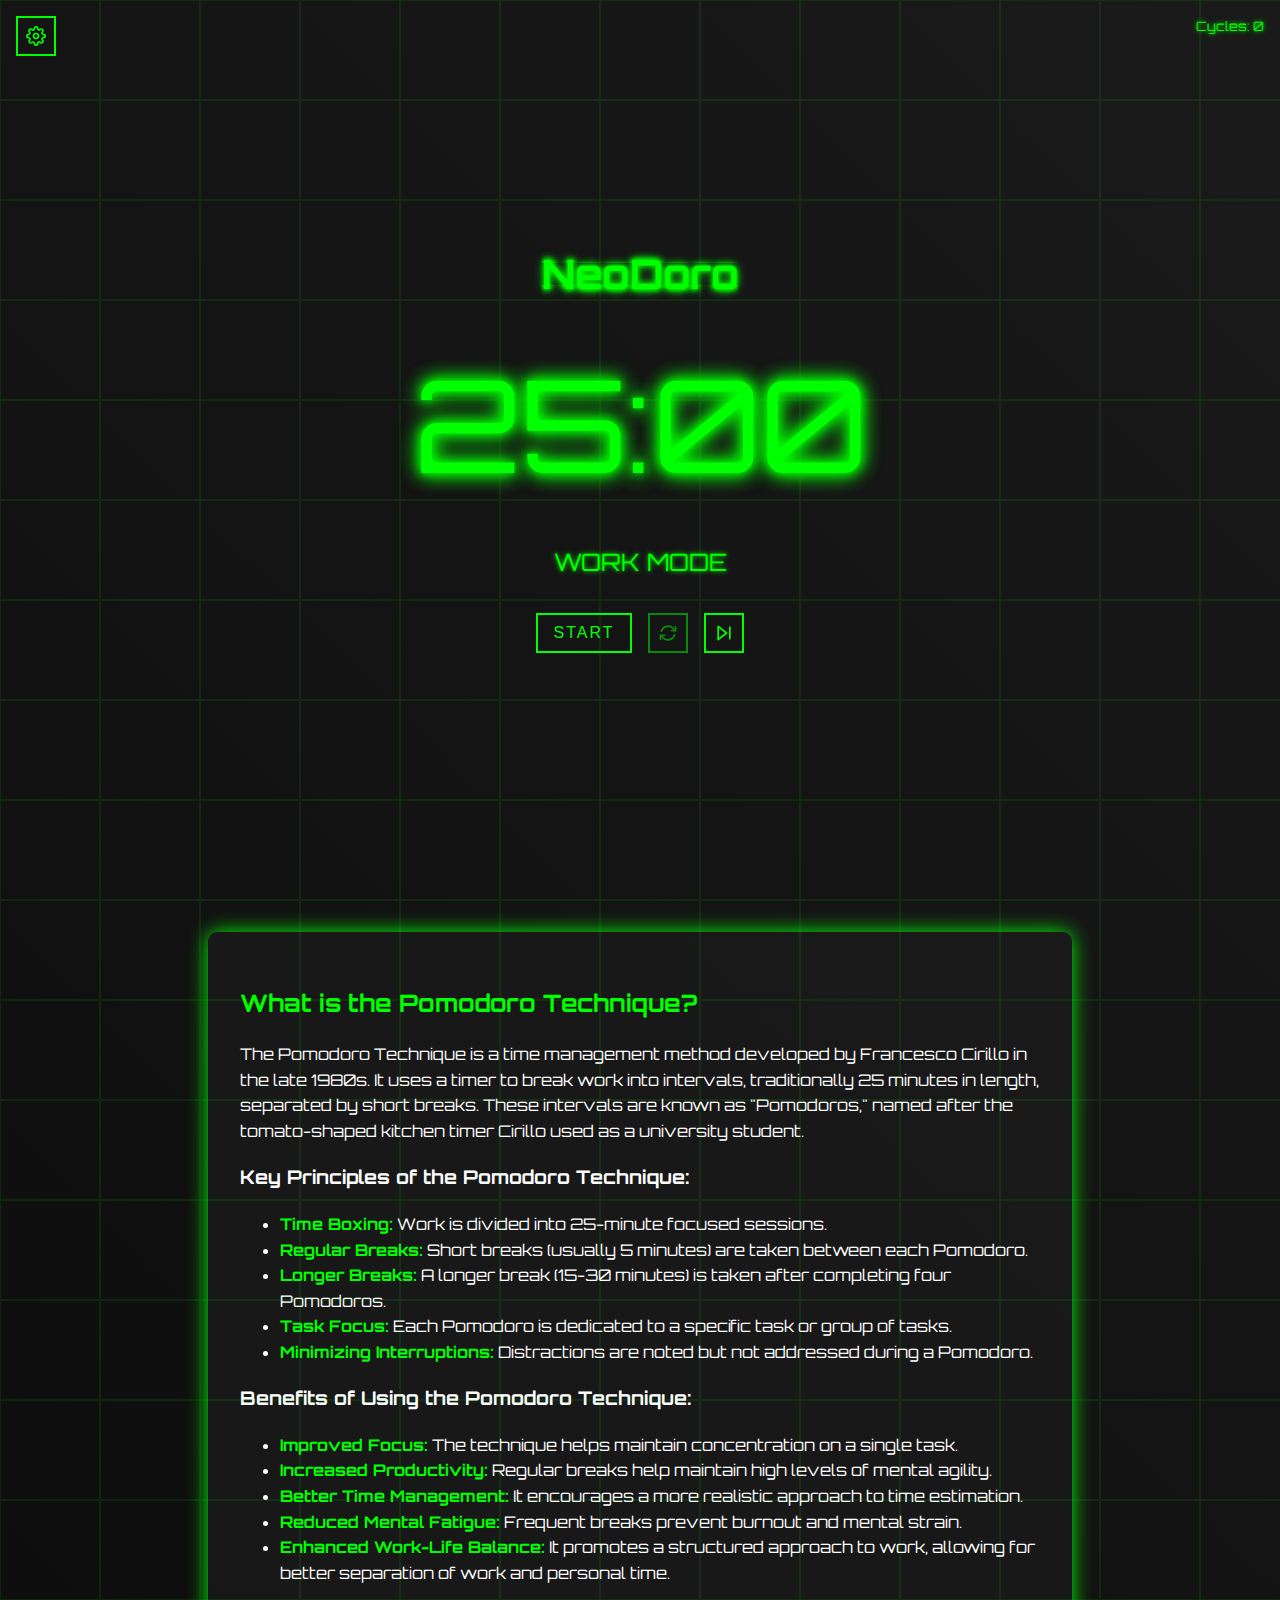
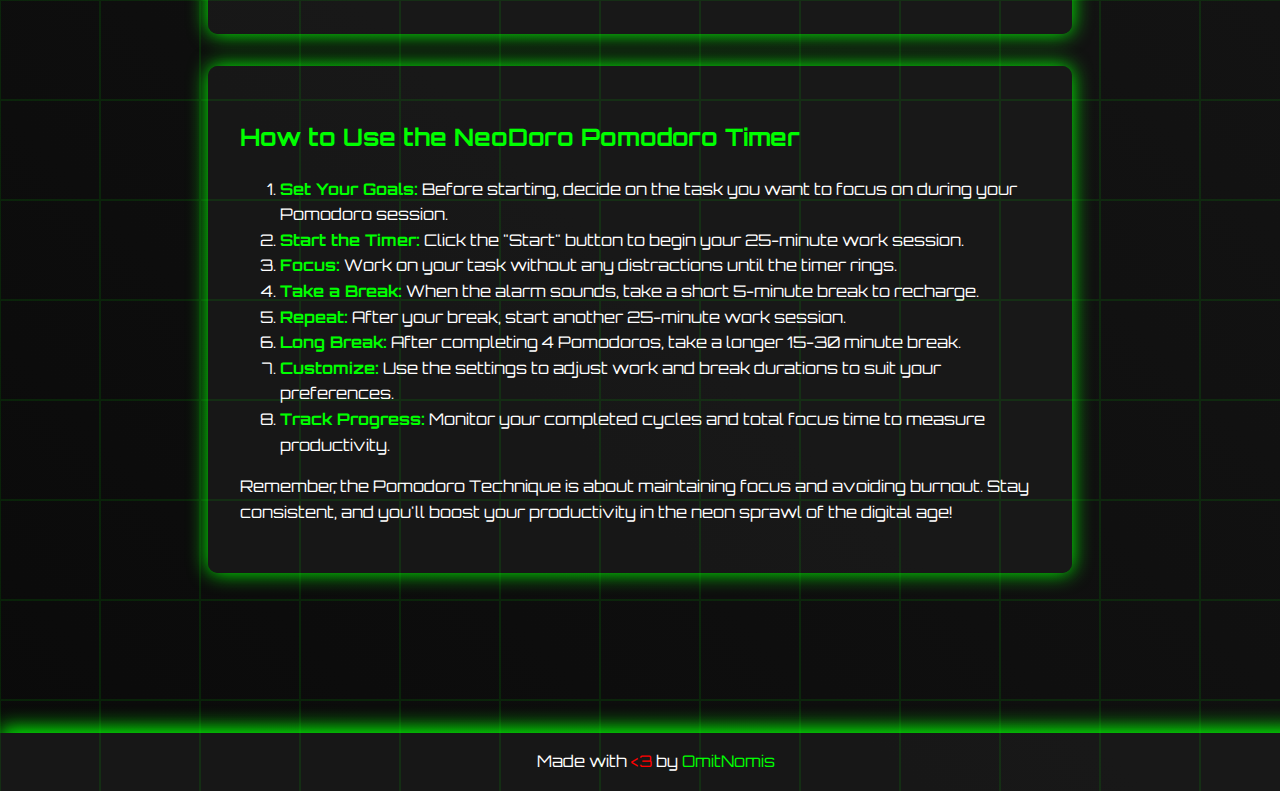
<file: index.html>
<!DOCTYPE html>
<html lang="en">
  <head>
    <meta charset="UTF-8" />
    <meta name="viewport" content="width=device-width, initial-scale=1.0" />
    <link
      rel="preload"
      href="https://fonts.googleapis.com/css2?family=Orbitron:wght@400;700&display=swap"
      as="style"
      onload="this.onload=null;this.rel='stylesheet'" />
    <link rel="stylesheet" href="css/styles.css" />
    <link rel="manifest" href="public/site.webmanifest" />
    <title>
      NeoDoro: Free Cyberpunk Pomodoro Timer for Focus & Productivity
    </title>

    <!-- Primary Meta Tags -->
    <meta
      name="title"
      content="NeoDoro: Free Cyberpunk Pomodoro Timer for Focus & Productivity" />
    <meta
      name="description"
      content="Use NeoDoro, a free, cyberpunk-themed online Pomodoro timer, to boost your focus and productivity. Customize work/break intervals, track cycles, and get more done. No signup required!" />

    <meta
      name="google-site-verification"
      content="9uWYUj0gxeUU0oRhubh2lKCScxEGV5jb9SJQpZV6Bss" />
    <!-- Open Graph / Facebook -->
    <meta property="og:type" content="website" />
    <meta property="og:url" content="https://OmitNomis.github.io/neodoro" />
    <meta
      property="og:title"
      content="NeoDoro: Free Cyberpunk Pomodoro Timer for Focus & Productivity" />
    <meta
      property="og:description"
      content="Use NeoDoro, a free, cyberpunk-themed online Pomodoro timer, to boost your focus and productivity. Customize work/break intervals, track cycles, and get more done. No signup required!" />
    <meta
      property="og:image"
      content="https://omitnomis.github.io/neodoro/public/android-chrome-512x512.png" />
    <meta
      property="og:image:secure_url"
      content="https://omitnomis.github.io/neodoro/public/android-chrome-512x512.png" />

    <!-- Twitter -->
    <meta property="twitter:card" content="summary_large_image" />
    <meta
      property="twitter:url"
      content="https://OmitNomis.github.io/neodoro/" />
    <meta
      property="twitter:title"
      content="NeoDoro: Free Cyberpunk Pomodoro Timer for Focus & Productivity" />
    <meta
      property="twitter:description"
      content="Use NeoDoro, a free, cyberpunk-themed online Pomodoro timer, to boost your focus and productivity. Customize work/break intervals, track cycles, and get more done. No signup required!" />
    <meta
      property="twitter:image"
      content="https://omitnomis.github.io/neodoro/public/android-chrome-512x512.png" />

    <!-- Additional Meta Tags -->
    <meta name="robots" content="index, follow" />
    <meta name="author" content="OmitNomis" />
    <meta
      name="keywords"
      content="Pomodoro timer, productivity, cyberpunk, focus timer, time management, work break timer, tomato timer, neon timer, neodoro, neo timer, neo pomodoro, neo work break timer, neon pomodoro, pomodoro technique, pomodoro app, free pomodoro timer, online pomodoro, 25 minute timer, 5 minute break timer, work timer, study timer, productivity app, time management tool" />

    <!-- Favicon -->
    <link rel="icon" href="public/favicon.ico" type="image/x-icon" />
  </head>
  <body>
    <div id="grid-container"></div>
    <div class="container">
      <button
        id="settingsBtn"
        title="Settings"
        class="icon-btn"
        aria-label="Settings">
        <svg
          xmlns="http://www.w3.org/2000/svg"
          width="24"
          height="24"
          viewBox="0 0 24 24"
          fill="none"
          stroke="currentColor"
          stroke-width="2"
          stroke-linecap="round"
          stroke-linejoin="round">
          <circle cx="12" cy="12" r="3"></circle>
          <path
            d="M19.4 15a1.65 1.65 0 0 0 .33 1.82l.06.06a2 2 0 0 1 0 2.83 2 2 0 0 1-2.83 0l-.06-.06a1.65 1.65 0 0 0-1.82-.33 1.65 1.65 0 0 0-1 1.51V21a2 2 0 0 1-2 2 2 2 0 0 1-2-2v-.09A1.65 1.65 0 0 0 9 19.4a1.65 1.65 0 0 0-1.82.33l-.06.06a2 2 0 0 1-2.83 0 2 2 0 0 1 0-2.83l.06-.06a1.65 1.65 0 0 0 .33-1.82 1.65 1.65 0 0 0-1.51-1H3a2 2 0 0 1-2-2 2 2 0 0 1 2-2h.09A1.65 1.65 0 0 0 4.6 9a1.65 1.65 0 0 0-.33-1.82l-.06-.06a2 2 0 0 1 0-2.83 2 2 0 0 1 2.83 0l.06.06a1.65 1.65 0 0 0 1.82.33H9a1.65 1.65 0 0 0 1-1.51V3a2 2 0 0 1 2-2 2 2 0 0 1 2 2v.09a1.65 1.65 0 0 0 1 1.51 1.65 1.65 0 0 0 1.82-.33l.06-.06a2 2 0 0 1 2.83 0 2 2 0 0 1 0 2.83l-.06.06a1.65 1.65 0 0 0-.33 1.82V9a1.65 1.65 0 0 0 1.51 1H21a2 2 0 0 1 2 2 2 2 0 0 1-2 2h-.09a1.65 1.65 0 0 0-1.51 1z"></path>
        </svg>
      </button>
      <div class="stats">
        <div>Cycles: <span id="cycles">0</span></div>
      </div>
      <h1 class="glitch" animateText="NeoDoro">NeoDoro</h1>
      <div class="timer-container">
        <div class="timer" id="timer">25:00</div>
        <div class="mode" id="mode">Work Mode</div>
      </div>
      <div class="controls">
        <button class="btn" id="toggleBtn">Start</button>
        <button
          class="icon-btn"
          id="resetBtn"
          title="Reset Timer"
          aria-label="Reset"
          disabled="">
          <svg
            xmlns="http://www.w3.org/2000/svg"
            width="24"
            height="24"
            viewBox="0 0 24 24"
            fill="none"
            stroke="currentColor"
            stroke-width="2"
            stroke-linecap="round"
            stroke-linejoin="round">
            <path
              stroke-linecap="round"
              stroke-linejoin="round"
              d="M16.023 9.348h4.992v-.001M2.985 19.644v-4.992m0 0h4.992m-4.993 0 3.181 3.183a8.25 8.25 0 0 0 13.803-3.7M4.031 9.865a8.25 8.25 0 0 1 13.803-3.7l3.181 3.182m0-4.991v4.99"></path>
          </svg>
        </button>
        <button class="icon-btn" id="skipBtn" title="Skip" aria-label="Skip">
          <svg
            xmlns="http://www.w3.org/2000/svg"
            width="24"
            height="24"
            viewBox="0 0 24 24"
            fill="none"
            stroke="currentColor"
            stroke-width="2"
            stroke-linecap="round"
            stroke-linejoin="round">
            <polygon points="5 4 15 12 5 20 5 4"></polygon>
            <line x1="19" y1="5" x2="19" y2="19"></line>
          </svg>
        </button>
      </div>
    </div>

    <div id="settingsModal" class="modal">
      <div class="modal-content">
        <span class="close">×</span>
        <h2>Settings</h2>
        <form id="settingsForm" class="settings-form">
          <label>
            Work Duration (minutes):
            <input
              type="number"
              id="workDuration"
              min="1"
              max="60"
              value="25" />
          </label>
          <label>
            Break Duration (minutes):
            <input
              type="number"
              id="breakDuration"
              min="1"
              max="30"
              value="5" />
          </label>
          <label>
            Long Break Duration (minutes):
            <input
              type="number"
              id="longBreakDuration"
              min="5"
              max="60"
              value="15" />
          </label>
          <label>
            Sessions before Long Break:
            <input
              type="number"
              id="sessionsBeforeLongBreak"
              min="1"
              max="10"
              value="4" />
          </label>
          <label>
            Mute Sounds:
            <input type="checkbox" id="muteSounds" />
          </label>
          <button type="submit" class="btn">Save</button>
        </form>
      </div>
    </div>

    <div id="skipConfirmModal" class="mini-modal">
      <p>Are you sure you want to skip the current session?</p>
      <div class="mini-modal-buttons">
        <button id="confirmSkip" class="btn">Yes, Skip</button>
        <button id="cancelSkip" class="btn">Cancel</button>
      </div>
    </div>

    <div class="how-to-use">
      <h2>What is the Pomodoro Technique?</h2>
      <p>
        The Pomodoro Technique is a time management method developed by
        Francesco Cirillo in the late 1980s. It uses a timer to break work into
        intervals, traditionally 25 minutes in length, separated by short
        breaks. These intervals are known as "Pomodoros," named after the
        tomato-shaped kitchen timer Cirillo used as a university student.
      </p>
      <h3>Key Principles of the Pomodoro Technique:</h3>
      <ul>
        <li>
          <strong>Time Boxing:</strong> Work is divided into 25-minute focused
          sessions.
        </li>
        <li>
          <strong>Regular Breaks:</strong> Short breaks (usually 5 minutes) are
          taken between each Pomodoro.
        </li>
        <li>
          <strong>Longer Breaks:</strong> A longer break (15-30 minutes) is
          taken after completing four Pomodoros.
        </li>
        <li>
          <strong>Task Focus:</strong> Each Pomodoro is dedicated to a specific
          task or group of tasks.
        </li>
        <li>
          <strong>Minimizing Interruptions:</strong> Distractions are noted but
          not addressed during a Pomodoro.
        </li>
      </ul>
      <h3>Benefits of Using the Pomodoro Technique:</h3>
      <ul>
        <li>
          <strong>Improved Focus:</strong> The technique helps maintain
          concentration on a single task.
        </li>
        <li>
          <strong>Increased Productivity:</strong> Regular breaks help maintain
          high levels of mental agility.
        </li>
        <li>
          <strong>Better Time Management:</strong> It encourages a more
          realistic approach to time estimation.
        </li>
        <li>
          <strong>Reduced Mental Fatigue:</strong> Frequent breaks prevent
          burnout and mental strain.
        </li>
        <li>
          <strong>Enhanced Work-Life Balance:</strong> It promotes a structured
          approach to work, allowing for better separation of work and personal
          time.
        </li>
      </ul>
    </div>
    <div class="how-to-use">
      <h2>How to Use the NeoDoro Pomodoro Timer</h2>
      <ol>
        <li>
          <section>
            <strong>Set Your Goals:</strong> Before starting, decide on the task
            you want to focus on during your Pomodoro session.
          </section>
        </li>
        <li>
          <section>
            <strong>Start the Timer:</strong> Click the "Start" button to begin
            your 25-minute work session.
          </section>
        </li>
        <li>
          <section>
            <strong>Focus:</strong> Work on your task without any distractions
            until the timer rings.
          </section>
        </li>
        <li>
          <section>
            <strong>Take a Break:</strong> When the alarm sounds, take a short
            5-minute break to recharge.
          </section>
        </li>
        <li>
          <section>
            <strong>Repeat:</strong> After your break, start another 25-minute
            work session.
          </section>
        </li>
        <li>
          <section>
            <strong>Long Break:</strong> After completing 4 Pomodoros, take a
            longer 15-30 minute break.
          </section>
        </li>
        <li>
          <section>
            <strong>Customize:</strong> Use the settings to adjust work and
            break durations to suit your preferences.
          </section>
        </li>
        <li>
          <section>
            <strong>Track Progress:</strong> Monitor your completed cycles and
            total focus time to measure productivity.
          </section>
        </li>
      </ol>
      <p>
        Remember, the Pomodoro Technique is about maintaining focus and avoiding
        burnout. Stay consistent, and you'll boost your productivity in the neon
        sprawl of the digital age!
      </p>
    </div>
    <footer class="footer">
      <div class="footer-content">
        Made with <span class="heart"><3</span> by
        <span>
          <a href="https://github.com/OmitNomis" target="_blank">OmitNomis</a>
        </span>
      </div>
    </footer>
    <audio id="click1" src="public/audio/click1.mp3"></audio>
    <audio id="click2" src="public/audio/click2.mp3"></audio>
    <audio id="click3" src="public/audio/click3.mp3"></audio>
    <audio id="open" src="public/audio/open.mp3"></audio>
    <audio id="close" src="public/audio/close.mp3"></audio>
    <audio id="alarm" src="public/audio/alarm.mp3"></audio>
    <script src="js/index.js"></script>
    <script src="js/grid.js"></script>
  </body>
</html>
</file>
<file: css/styles.css>
@import url("https://fonts.googleapis.com/css2?family=Orbitron:wght@400;700&display=swap");

:root {
  --primary-color: #00ff00;
  --secondary-color: #c82fff;
  --bg-color: #0a0a0a;
  --modal-bg-color: #1a1a1a;
  --text-color: #00ff00;
}

html {
  background-color: var(--bg-color);
}
body,
html {
  margin: 0;
  padding: 0;
  color: var(--text-color);
  font-family: "Orbitron", sans-serif;
  line-height: 1.6;
  overflow-x: hidden;
}
body {
  background: linear-gradient(45deg, var(--bg-color), #1a1a1a);
  position: relative;
}

.container {
  display: flex;
  flex-direction: column;
  align-items: center;
  justify-content: center;
  min-height: 100dvh;
  position: relative;
  padding: 2rem;
  box-sizing: border-box;
}

.timer-container {
  display: flex;
  flex-direction: column;
  align-items: center;
  justify-content: center;
  margin-bottom: 2rem;
}

.timer {
  color: var(--primary-color);
  font-size: clamp(4rem, 10vw, 8rem);
  text-shadow: 0 0 10px var(--primary-color), 0 0 20px var(--primary-color),
    0 0 20px var(--primary-color);
  transition: text-shadow 0.3s ease;
}

.mode {
  font-size: clamp(1rem, 3vw, 1.5rem);
  margin-top: 1rem;
  text-transform: uppercase;
  color: var(--primary-color);
  text-shadow: 0 0 5px var(--primary-color);
}

.controls {
  display: flex;
  gap: 1rem;
  margin-bottom: 2rem;
  flex-wrap: wrap;
  justify-content: center;
}

.btn {
  background-color: transparent;
  border: 2px solid var(--primary-color);
  color: var(--primary-color);
  padding: 0.5rem 1rem;
  font-size: clamp(0.8rem, 2vw, 1rem);
  cursor: pointer;
  transition: all 0.3s ease;
  text-transform: uppercase;
  letter-spacing: 2px;
}

.btn:hover {
  background-color: var(--primary-color);
  color: var(--bg-color);
  box-shadow: 0 0 10px var(--primary-color), 0 0 20px var(--primary-color);
}
.icon-btn {
  background: none;
  border: 2px solid var(--primary-color);
  cursor: pointer;
  color: var(--primary-color);
  transition: all 0.3s ease;
  padding: 0.5rem;
  display: flex;
  align-items: center;
  justify-content: center;
  width: 2.5rem;
  height: 2.5rem;
}

.icon-btn:hover {
  color: var(--bg-color);
  background-color: var(--primary-color);
  box-shadow: 0 0 10px var(--primary-color), 0 0 20px var(--primary-color);
}

.icon-btn:disabled {
  opacity: 0.5;
  cursor: not-allowed;
}
.stats {
  position: absolute;
  top: 1rem;
  right: 1rem;
  font-size: clamp(0.7rem, 2vw, 0.8rem);
  text-align: right;
  color: var(--primary-color);
  text-shadow: 0 0 5px var(--primary-color);
}
#settingsBtn {
  position: absolute;
  top: 1rem;
  left: 1rem;
}

.modal {
  display: none;
  position: fixed;
  z-index: 1;
  left: 0;
  top: 0;
  width: 100%;
  height: 100%;
  overflow: auto;
  background-color: rgba(0, 0, 0, 0.4);
}

.modal-content {
  background-color: var(--modal-bg-color);
  margin: 15% auto;
  padding: 20px;
  border: 1px solid var(--primary-color);
  width: 80%;
  max-width: 500px;
}

.close {
  color: var(--primary-color);
  float: right;
  font-size: 28px;
  font-weight: bold;
}

.close:hover,
.close:focus {
  color: var(--primary-color);
  text-decoration: none;
  cursor: pointer;
}

.settings-form {
  display: flex;
  flex-direction: column;
  gap: 1rem;
}

.settings-form label {
  display: flex;
  justify-content: space-between;
  align-items: center;
}

.settings-form input[type="number"] {
  background-color: var(--bg-color);
  border: 1px solid var(--primary-color);
  color: var(--primary-color);
  padding: 0.5rem;
  width: 60px;
}

.settings-form input[type="checkbox"] {
  width: 20px;
  height: 20px;
  background-color: var(--bg-color);
  border: 1px solid var(--primary-color);
  appearance: none;
  -webkit-appearance: none;
  outline: none;
  cursor: pointer;
}
.modal label,
.modal h2 {
  color: var(--primary-color);
}

.settings-form input[type="checkbox"]:checked {
  background-color: var(--primary-color);
}
.mini-modal {
  display: none;
  position: fixed;
  z-index: 2;
  left: 50%;
  top: 50%;
  transform: translate(-50%, -50%);
  background-color: var(--modal-bg-color);
  padding: 20px;
  border: 1px solid var(--primary-color);
  box-shadow: 0 0 20px var(--primary-color);
  text-align: center;
}

.mini-modal p {
  margin-bottom: 1rem;
}

.mini-modal-buttons {
  display: flex;
  justify-content: center;
  gap: 1rem;
}

.glitch {
  animation: glitch 1s linear infinite;
  position: relative;
  color: var(--primary-color);
  text-shadow: 0 0 5px var(--primary-color), 0 0 10px var(--primary-color);
  font-size: clamp(1.5rem, 4vw, 2.5rem);
  margin-bottom: 1rem;
}

@keyframes glitch {
  2%,
  64% {
    transform: translate(2px, 0) skew(0deg);
  }
  4%,
  60% {
    transform: translate(-2px, 0) skew(0deg);
  }
  62% {
    transform: translate(0, 0) skew(5deg);
  }
}

.glitch:before,
.glitch:after {
  content: attr(animateText);
  position: absolute;
  left: 0;
}

.glitch:before {
  animation: glitchTop 1s linear infinite;
  clip-path: polygon(0 0, 100% 0, 100% 33%, 0 33%);
  -webkit-clip-path: polygon(0 0, 100% 0, 100% 33%, 0 33%);
}

@keyframes glitchTop {
  2%,
  64% {
    transform: translate(2px, -2px);
  }
  4%,
  60% {
    transform: translate(-2px, 2px);
  }
  62% {
    transform: translate(13px, -1px) skew(-13deg);
  }
}

.glitch:after {
  animation: glitchBotom 1.5s linear infinite;
  clip-path: polygon(0 67%, 100% 67%, 100% 100%, 0 100%);
  -webkit-clip-path: polygon(0 67%, 100% 67%, 100% 100%, 0 100%);
}

@keyframes glitchBotom {
  2%,
  64% {
    transform: translate(-2px, 0);
  }
  4%,
  60% {
    transform: translate(-2px, 0);
  }
  62% {
    transform: translate(-22px, 5px) skew(21deg);
  }
}
body.break-mode {
  --primary-color: var(--secondary-color);
}

body.break-mode .timer {
  text-shadow: 0 0 10px var(--secondary-color), 0 0 20px var(--secondary-color),
    0 0 20px var(--secondary-color);
}
body.break-mode .mini-modal p {
  color: var(--primary-color);
}

body.break-mode .btn,
body.break-mode .icon-btn {
  border-color: var(--secondary-color);
  color: var(--secondary-color);
}

body.break-mode .btn:hover,
body.break-mode .icon-btn:hover {
  background-color: var(--secondary-color);
  color: var(--bg-color);
  box-shadow: 0 0 10px var(--secondary-color), 0 0 20px var(--secondary-color);
}
.how-to-use {
  color: white;
  background-color: rgba(26, 26, 26, 0.8);
  padding: 2rem;
  border-radius: 10px;
  margin: 2rem auto;
  width: 80%;
  max-width: 800px;
  width: 90%;
  box-shadow: 0 0 20px var(--primary-color);
  transition: all 0.3s ease;
}
.how-to-use:hover {
  transform: scale(1.02);
  box-shadow: 0 0 30px var(--primary-color);
}
.how-to-use strong {
  color: var(--primary-color);
}
.how-to-use h2 {
  color: var(--primary-color);
}
@media (max-width: 768px) {
  .how-to-use {
    padding: 0.5rem;
    font-size: 0.8rem;
  }
}
.footer {
  background-color: rgba(26, 26, 26, 0.8);
  color: white;
  text-align: center;
  padding: 1rem;
  margin-top: 10rem;
  width: 100%;
  box-shadow: 0 -5px 20px var(--primary-color);
}

.footer a {
  color: var(--primary-color);
  text-decoration: none;
  transition: all 0.3s ease;
}

.footer a:hover {
  text-shadow: 0 0 10px var(--primary-color);
}

.heart {
  color: red;
}

/* styles for the background grid */
#grid-container {
  position: absolute;
  top: 0;
  left: 0;
  width: 100%;
  height: 100%;
  overflow: hidden;
}

.grid-cell {
  position: absolute;
  width: 100px;
  height: 100px;
  box-sizing: border-box;
  border: 1px solid color-mix(in srgb, var(--primary-color) 10%, transparent);
  transition: border-color 0.1s linear, box-shadow 0.1s linear;
  --glow-intensity: 0;
}

body.break-mode .grid-cell {
  border: 1px solid color-mix(in srgb, var(--secondary-color) 10%, transparent);
}

.grid-cell.glowing {
  border-color: color-mix(
    in srgb,
    var(--primary-color) calc(10% + (35% * var(--glow-intensity))),
    transparent
  );
  box-shadow: 0 0 calc(30px * var(--glow-intensity))
      color-mix(in srgb, var(--primary-color) 20%, transparent),
    inset 0 0 calc(30px * var(--glow-intensity))
      color-mix(in srgb, var(--primary-color) 20%, transparent);
}

body.break-mode .grid-cell.glowing {
  border-color: color-mix(
    in srgb,
    var(--secondary-color) calc(5% + (35% * var(--glow-intensity))),
    transparent
  );
  box-shadow: 0 0 calc(30px * var(--glow-intensity))
      color-mix(in srgb, var(--secondary-color) 20%, transparent),
    inset 0 0 calc(30px * var(--glow-intensity))
      color-mix(in srgb, var(--secondary-color) 20%, transparent);
}
</file>
